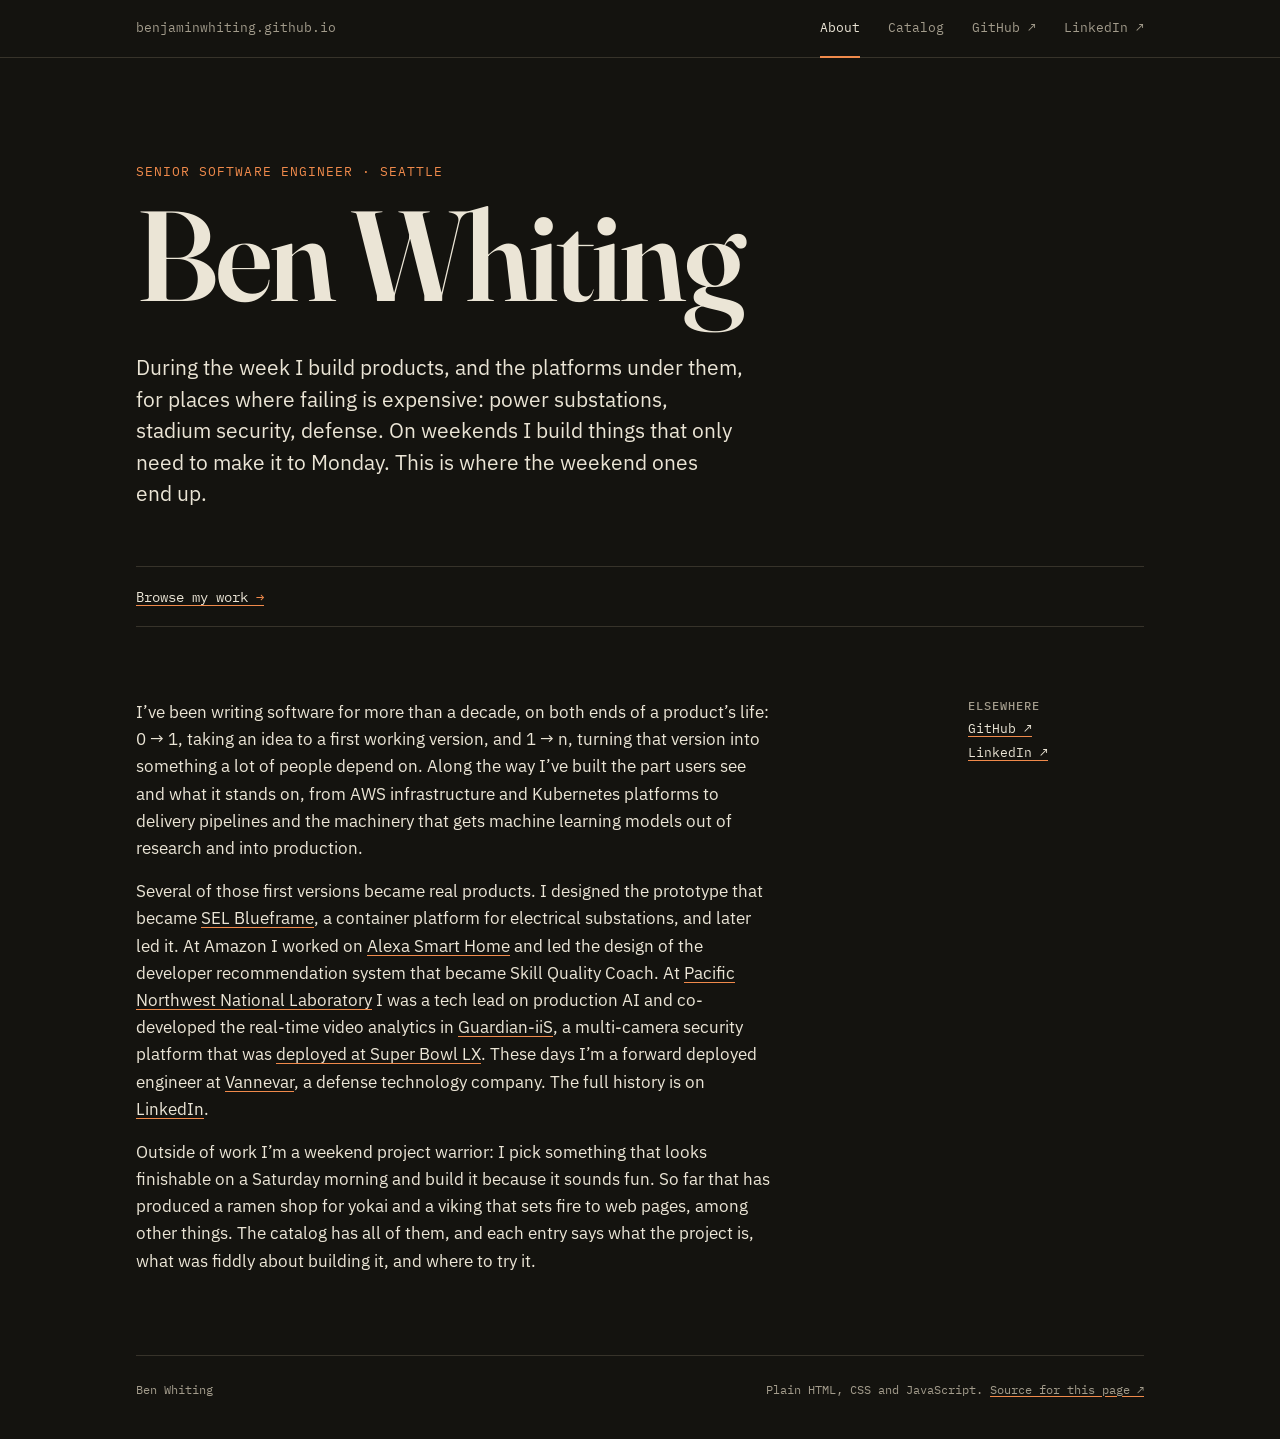
<file: index.html>
<!doctype html>
<html lang="en">
<head>
  <meta charset="utf-8">
  <meta name="viewport" content="width=device-width, initial-scale=1">
  <title>Ben Whiting</title>
  <meta name="description" content="Ben Whiting, senior software engineer in Seattle. Products and platforms for power, public safety and defense during the week. On weekends, a catalog of one-off projects, including a viking that sets fire to web pages.">
  <meta property="og:title" content="Ben Whiting">
  <meta property="og:description" content="Senior software engineer in Seattle. Products and platforms for power, public safety and defense during the week. On weekends, a catalog of one-off projects, including a viking that sets fire to web pages.">
  <meta property="og:type" content="website">
  <meta property="og:url" content="https://benjaminwhiting.github.io/">
  <meta name="color-scheme" content="dark">
  <meta name="theme-color" content="#14130f">
  <link rel="icon" href="assets/favicon.svg" type="image/svg+xml">

  <link rel="preconnect" href="https://fonts.googleapis.com">
  <link rel="preconnect" href="https://fonts.gstatic.com" crossorigin>
  <link rel="stylesheet" href="https://fonts.googleapis.com/css2?family=Fraunces:opsz,wght@9..144,400..700&family=IBM+Plex+Mono:wght@400;500&family=IBM+Plex+Sans:wght@400;500;600&display=swap">
  <link rel="stylesheet" href="assets/style.css">
</head>
<body>
  <a class="skip-link" href="#main">Skip to the content</a>

  <!--
    The tabs. A link to #something shows the matching <section id="something" data-view>
    below and hides the others. A link to anywhere else just leaves the site.
    The first data-view section in the page is the homepage.
  -->
  <header class="masthead">
    <div class="masthead-inner wrap">
      <a class="masthead-mark" href="#about">benjaminwhiting.github.io</a>
      <nav class="tabs" aria-label="Site">
        <a href="#about">About</a>
        <a href="#catalog">Catalog</a>
        <a href="https://github.com/BenjaminWhiting">GitHub <span aria-hidden="true">↗</span></a>
        <a href="https://www.linkedin.com/in/benjamin-scott-whiting/">LinkedIn <span aria-hidden="true">↗</span></a>
      </nav>
    </div>
  </header>

  <main id="main">
    <section class="view" id="about" data-view aria-labelledby="about-heading">
      <div class="hero wrap">
        <p class="eyebrow">Senior software engineer · Seattle</p>
        <h1 id="about-heading">Ben Whiting</h1>
        <p class="lede">
          During the week I build products, and the platforms under them, for
          places where failing is expensive: power substations, stadium
          security, defense. On weekends I build things that only need to
          make it to Monday. This is where the weekend ones end up.
        </p>
        <p class="teaser">
          <a class="teaser-link" href="#catalog">Browse my work <span aria-hidden="true">→</span></a>
        </p>
      </div>

      <div class="about wrap">
        <div class="about-text">
          <!-- Edit freely: what you're looking for, a résumé link. -->
          <p>
            I&rsquo;ve been writing software for more than a decade, on both
            ends of a product&rsquo;s life: 0&nbsp;→&nbsp;1, taking an idea to
            a first working version, and 1&nbsp;→&nbsp;n, turning that version
            into something a lot of people depend on. Along the way I&rsquo;ve
            built the part users see and what it stands on, from AWS
            infrastructure and Kubernetes platforms to delivery pipelines and
            the machinery that gets machine learning models out of research
            and into production.
          </p>
          <p>
            Several of those first versions became real products. I designed
            the prototype that became
            <a href="https://selinc.com/products/blueframe/">SEL Blueframe</a>,
            a container platform for electrical substations, and later led it.
            At Amazon I worked on
            <a href="https://developer.amazon.com/docs/alexaplus/smarthome/what-is-smart-home">Alexa Smart Home</a>
            and led the design of the developer recommendation system that
            became Skill Quality Coach. At
            <a href="https://www.pnnl.gov/">Pacific Northwest National Laboratory</a>
            I was a tech lead on production AI and co-developed the real-time
            video analytics in
            <a href="https://www.pnnl.gov/publications/pnnl-contributes-safe-world-cup">Guardian-iiS</a>,
            a multi-camera security platform that was
            <a href="https://www.dhs.gov/science-and-technology/news/2026/05/12/feature-article-leveling-playing-field-big-game">deployed at Super Bowl LX</a>.
            These days I&rsquo;m a forward deployed engineer at
            <a href="https://www.vannevarlabs.com/">Vannevar</a>, a defense
            technology company. The full history is on
            <a href="https://www.linkedin.com/in/benjamin-scott-whiting/">LinkedIn</a>.
          </p>
          <p>
            Outside of work I&rsquo;m a weekend project warrior: I pick
            something that looks finishable on a Saturday morning and build it
            because it sounds fun. So far that has produced a ramen shop for
            yokai and a viking that sets fire to web pages, among other
            things. The catalog has all of them, and each entry says what the
            project is, what was fiddly about building it, and where to try
            it.
          </p>
        </div>
        <div class="elsewhere">
          <h2>Elsewhere</h2>
          <ul>
            <li><a href="https://github.com/BenjaminWhiting">GitHub <span aria-hidden="true">↗</span></a></li>
            <li><a href="https://www.linkedin.com/in/benjamin-scott-whiting/">LinkedIn <span aria-hidden="true">↗</span></a></li>
            <!-- <li><a href="mailto:YOU@example.com">Email</a></li> -->
          </ul>
        </div>
      </div>
    </section>

    <section class="view catalog wrap" id="catalog" data-view aria-labelledby="catalog-heading">
      <div class="section-head">
        <h2 id="catalog-heading">Catalog</h2>
        <p class="section-note" id="count" aria-live="polite"></p>
      </div>

      <div class="controls" id="controls" hidden>
        <input class="search" id="search" type="search" placeholder="Search name, stack, anything" aria-label="Search the catalog">
      </div>

      <ul class="entries" id="entries"></ul>
      <p class="empty" id="empty" hidden>
        Nothing matches that. <button type="button" id="reset">Clear the search</button>
      </p>

      <noscript>
        <p class="empty">
          The catalog is drawn with JavaScript. With it switched off, the projects
          are all on <a href="https://github.com/BenjaminWhiting?tab=repositories">GitHub</a>.
        </p>
      </noscript>
    </section>
  </main>

  <footer class="wrap">
    <div class="colophon">
      <p>Ben Whiting</p>
      <p>
        Plain HTML, CSS and JavaScript.
        <a href="https://github.com/BenjaminWhiting/BenjaminWhiting.github.io">Source for this page <span aria-hidden="true">↗</span></a>
      </p>
    </div>
  </footer>

  <script src="projects.js"></script>
  <script src="assets/site.js"></script>
</body>
</html>
</file>
<file: assets/style.css>
/* ---------- Tokens ---------- */

/* Dark only, by design: there is no light theme. */
:root {
  --paper: #14130f;
  --paper-raised: #1e1c16;
  --ink: #ebe5d6;
  --ink-muted: #a39c8c;
  --rule: #37332a;
  --accent: #f08a4b;

  --font-display: "Fraunces", "Iowan Old Style", "Palatino Linotype", Georgia, serif;
  --font-body: "IBM Plex Sans", system-ui, -apple-system, "Segoe UI", sans-serif;
  --font-mono: "IBM Plex Mono", ui-monospace, "Cascadia Mono", Consolas, monospace;

  --gap: 1.5rem;
  --shot: 13rem;

  color-scheme: dark;
}

/* ---------- Base ---------- */

*,
*::before,
*::after {
  box-sizing: border-box;
}

html {
  -webkit-text-size-adjust: 100%;
  text-size-adjust: 100%;
}

@media (prefers-reduced-motion: no-preference) {
  html {
    scroll-behavior: smooth;
  }
}

body {
  margin: 0;
  background: var(--paper);
  color: var(--ink);
  font-family: var(--font-body);
  font-size: 1.0625rem;
  line-height: 1.6;
  font-synthesis: none;
}

h1,
h2,
h3,
h4,
p,
ul,
dl,
dd {
  margin: 0;
}

ul {
  padding: 0;
  list-style: none;
}

a {
  color: inherit;
  text-decoration-color: var(--accent);
  text-decoration-thickness: 1px;
  text-underline-offset: 0.2em;
}

a:hover {
  color: var(--accent);
}

button,
input {
  font: inherit;
  color: inherit;
}

:focus-visible {
  outline: 2px solid var(--accent);
  outline-offset: 3px;
}

[hidden] {
  display: none !important;
}

.wrap {
  max-width: 68rem;
  margin-inline: auto;
  padding-inline: clamp(1rem, 4vw, 2.5rem);
}

.skip-link {
  position: absolute;
  left: 1rem;
  top: -4rem;
  z-index: 20;
  padding: 0.5rem 0.75rem;
  background: var(--ink);
  color: var(--paper);
  font-family: var(--font-mono);
  font-size: 0.8125rem;
}

.skip-link:focus {
  top: 1rem;
  color: var(--paper);
}

/* ---------- Masthead ---------- */

.masthead {
  position: sticky;
  top: 0;
  z-index: 10;
  border-bottom: 1px solid var(--rule);
  background: var(--paper);
  font-family: var(--font-mono);
  font-size: 0.8125rem;
}

.masthead-inner {
  display: flex;
  align-items: baseline;
  justify-content: space-between;
  gap: 0 1.5rem;
}

.masthead a {
  padding-block: 1.1rem;
  text-decoration: none;
  white-space: nowrap;
}

.masthead-mark {
  color: var(--ink-muted);
}

/* Tabs sit on the masthead's bottom rule; the current one underlines it. */
.tabs {
  display: flex;
  gap: 0 1.75rem;
  margin-bottom: -1px;
}

.tabs a {
  border-bottom: 2px solid transparent;
  color: var(--ink-muted);
}

.tabs a:hover {
  color: var(--ink);
}

.tabs a[aria-current="page"] {
  border-bottom-color: var(--accent);
  color: var(--ink);
}

.view {
  scroll-margin-top: 4rem;
}

/* ---------- Hero ---------- */

.hero {
  padding-block: clamp(3rem, 9vw, 6.5rem) clamp(2.5rem, 6vw, 4.5rem);
}

.eyebrow {
  font-family: var(--font-mono);
  font-size: 0.8125rem;
  letter-spacing: 0.08em;
  text-transform: uppercase;
  color: var(--accent);
}

h1 {
  margin-top: 0.75rem;
  font-family: var(--font-display);
  font-size: clamp(3.25rem, 12vw, 8rem);
  font-weight: 600;
  line-height: 0.95;
  letter-spacing: -0.025em;
  text-wrap: balance;
}

.lede {
  max-width: 38rem;
  margin-top: clamp(1.5rem, 3vw, 2.25rem);
  font-size: clamp(1.125rem, 2vw, 1.3125rem);
  line-height: 1.5;
  text-wrap: pretty;
}

.teaser {
  margin-top: clamp(2rem, 5vw, 3.5rem);
  padding-block: 1rem;
  border-block: 1px solid var(--rule);
  font-family: var(--font-mono);
}

.teaser-link {
  font-size: 0.875rem;
}

.teaser-link span {
  color: var(--accent);
}

/* ---------- Section headings ---------- */

.section-head {
  display: flex;
  flex-wrap: wrap;
  align-items: baseline;
  justify-content: space-between;
  gap: 0.25rem 1.5rem;
}

h2 {
  font-family: var(--font-display);
  font-size: clamp(1.75rem, 4vw, 2.5rem);
  font-weight: 600;
  line-height: 1.1;
  letter-spacing: -0.015em;
}

.section-note {
  font-family: var(--font-mono);
  font-size: 0.8125rem;
  color: var(--ink-muted);
}

/* ---------- Catalog controls ---------- */

.catalog {
  padding-block: clamp(2.5rem, 7vw, 5rem) clamp(3rem, 8vw, 5rem);
}

.controls {
  margin-top: 1.5rem;
}

.search {
  width: 100%;
  max-width: 20rem;
  padding: 0.35rem 0;
  border: 0;
  border-bottom: 1px solid var(--rule);
  border-radius: 0;
  background: none;
  font-family: var(--font-mono);
  font-size: 0.8125rem;
}

.search::placeholder {
  color: var(--ink-muted);
  opacity: 1;
}

.search:focus {
  outline: none;
  border-bottom-color: var(--accent);
}

/* ---------- Catalog entries ---------- */

.entries {
  margin-top: 1.5rem;
  border-bottom: 1px solid var(--rule);
}

.entry {
  border-top: 1px solid var(--rule);
  scroll-margin-top: 4rem;
}

.entry-head,
.entry-panel {
  margin-inline: -1rem;
  padding-inline: 1rem;
}

.entry-head {
  position: relative;
  display: grid;
  grid-template-columns: minmax(0, 1fr) 11rem;
  grid-template-areas:
    "main meta"
    "main links";
  column-gap: var(--gap);
  row-gap: 0.5rem;
  align-items: baseline;
  padding-block: 1.25rem;
}

.entry-head:hover,
.entry.is-open .entry-head,
.entry.is-open .entry-panel {
  background: var(--paper-raised);
}

/* With a picture, it takes a column on the left and spans the row. */
.entry.has-shot .entry-head {
  grid-template-columns: var(--shot) minmax(0, 1fr) 11rem;
  grid-template-rows: auto 1fr;
  grid-template-areas:
    "shot main meta"
    "shot main links";
  align-items: start;
}

.entry.has-shot .entry-panel {
  padding-left: calc(1rem + var(--shot) + var(--gap));
}

.entry-shot {
  grid-area: shot;
  position: relative;
  z-index: 1;
  display: block;
  overflow: hidden;
  border: 1px solid var(--rule);
  background: var(--paper-raised);
}

.entry-shot img {
  display: block;
  width: 100%;
  height: auto;
  aspect-ratio: 3 / 2;
  object-fit: cover;
  transition: transform 0.3s ease;
}

a.entry-shot:hover {
  border-color: var(--accent);
}

@media (prefers-reduced-motion: no-preference) {
  a.entry-shot:hover img {
    transform: scale(1.04);
  }
}

.entry-main {
  grid-area: main;
}

.entry-title {
  font-family: var(--font-display);
  font-size: clamp(1.375rem, 3vw, 1.75rem);
  font-weight: 600;
  line-height: 1.15;
  letter-spacing: -0.01em;
}

/* The title is the toggle; its ::after stretches the hit area over the row. */
.entry-toggle {
  display: flex;
  align-items: baseline;
  justify-content: space-between;
  gap: 1rem;
  width: 100%;
  padding: 0;
  border: 0;
  background: none;
  font: inherit;
  letter-spacing: inherit;
  text-align: left;
  cursor: pointer;
}

.entry-toggle::after {
  content: "";
  position: absolute;
  inset: 0;
}

.entry-toggle::before {
  content: "+";
  order: 1;
  font-family: var(--font-mono);
  font-size: 1rem;
  font-weight: 400;
  color: var(--ink-muted);
}

.entry-toggle[aria-expanded="true"]::before {
  content: "\2212";
  color: var(--accent);
}

.entry-head:hover .entry-toggle {
  color: var(--accent);
}

.entry-summary {
  max-width: 40rem;
  margin-top: 0.35rem;
  color: var(--ink-muted);
  text-wrap: pretty;
}

.entry-meta {
  grid-area: meta;
  display: flex;
  flex-direction: column;
  gap: 0.1rem;
  font-family: var(--font-mono);
  font-size: 0.75rem;
  letter-spacing: 0.04em;
  text-transform: uppercase;
}

.entry-year {
  color: var(--ink-muted);
  font-variant-numeric: tabular-nums;
}

.entry-pin {
  color: var(--accent);
}

.entry-links {
  grid-area: links;
  position: relative;
  z-index: 1;
  display: flex;
  flex-wrap: wrap;
  gap: 0.25rem 1rem;
  font-family: var(--font-mono);
  font-size: 0.8125rem;
}

.entry-panel {
  display: grid;
  gap: 1.25rem;
  padding-block: 0.25rem 1.75rem;
}

.entry-panel > * {
  max-width: 42rem;
}

.entry-panel h4 {
  margin-bottom: 0.4rem;
  font-family: var(--font-mono);
  font-size: 0.75rem;
  font-weight: 500;
  letter-spacing: 0.08em;
  text-transform: uppercase;
  color: var(--ink-muted);
}

.entry-highlights li {
  position: relative;
  padding-left: 1.5rem;
}

.entry-highlights li + li {
  margin-top: 0.4rem;
}

.entry-highlights li::before {
  content: "\2014";
  position: absolute;
  left: 0;
  color: var(--accent);
}

.entry-stack {
  font-family: var(--font-mono);
  font-size: 0.8125rem;
}

.empty {
  padding-block: 2rem;
  color: var(--ink-muted);
}

.empty button {
  padding: 0;
  border: 0;
  background: none;
  color: var(--ink);
  text-decoration: underline;
  text-decoration-color: var(--accent);
  text-underline-offset: 0.2em;
  cursor: pointer;
}

/* ---------- About ---------- */

.about {
  display: grid;
  grid-template-columns: minmax(0, 1fr) 11rem;
  gap: 2rem var(--gap);
  padding-bottom: clamp(3rem, 8vw, 5rem);
}

.about-text {
  max-width: 40rem;
}

.about-text p + p {
  margin-top: 1rem;
}

.elsewhere h2 {
  margin-bottom: 0.4rem;
  font-family: var(--font-mono);
  font-size: 0.75rem;
  font-weight: 500;
  letter-spacing: 0.08em;
  text-transform: uppercase;
  color: var(--ink-muted);
}

.elsewhere ul {
  font-family: var(--font-mono);
  font-size: 0.8125rem;
}

.elsewhere li + li {
  margin-top: 0.25rem;
}

/* ---------- Colophon ---------- */

.colophon {
  display: flex;
  flex-wrap: wrap;
  justify-content: space-between;
  gap: 0.25rem 1.5rem;
  padding-block: 1.5rem 2.5rem;
  border-top: 1px solid var(--rule);
  font-family: var(--font-mono);
  font-size: 0.75rem;
  color: var(--ink-muted);
}

/* ---------- 404 ---------- */

.lost {
  display: grid;
  align-content: center;
  min-height: 70vh;
}

/* ---------- Narrow screens ---------- */

@media (max-width: 44rem) {
  .masthead-mark {
    display: none;
  }

  .tabs {
    flex: 1;
    justify-content: space-between;
    gap: 0 1rem;
  }

  .entry-head,
  .entry.has-shot .entry-head {
    grid-template-columns: minmax(0, 1fr);
    grid-template-rows: none;
    grid-template-areas:
      "shot"
      "meta"
      "main"
      "links";
  }

  .entry.has-shot .entry-panel {
    padding-left: 1rem;
  }

  .entry-meta {
    flex-direction: row;
    flex-wrap: wrap;
    gap: 0 0.75rem;
  }

  .about {
    grid-template-columns: minmax(0, 1fr);
  }

  .search {
    max-width: none;
  }
}
</file>
